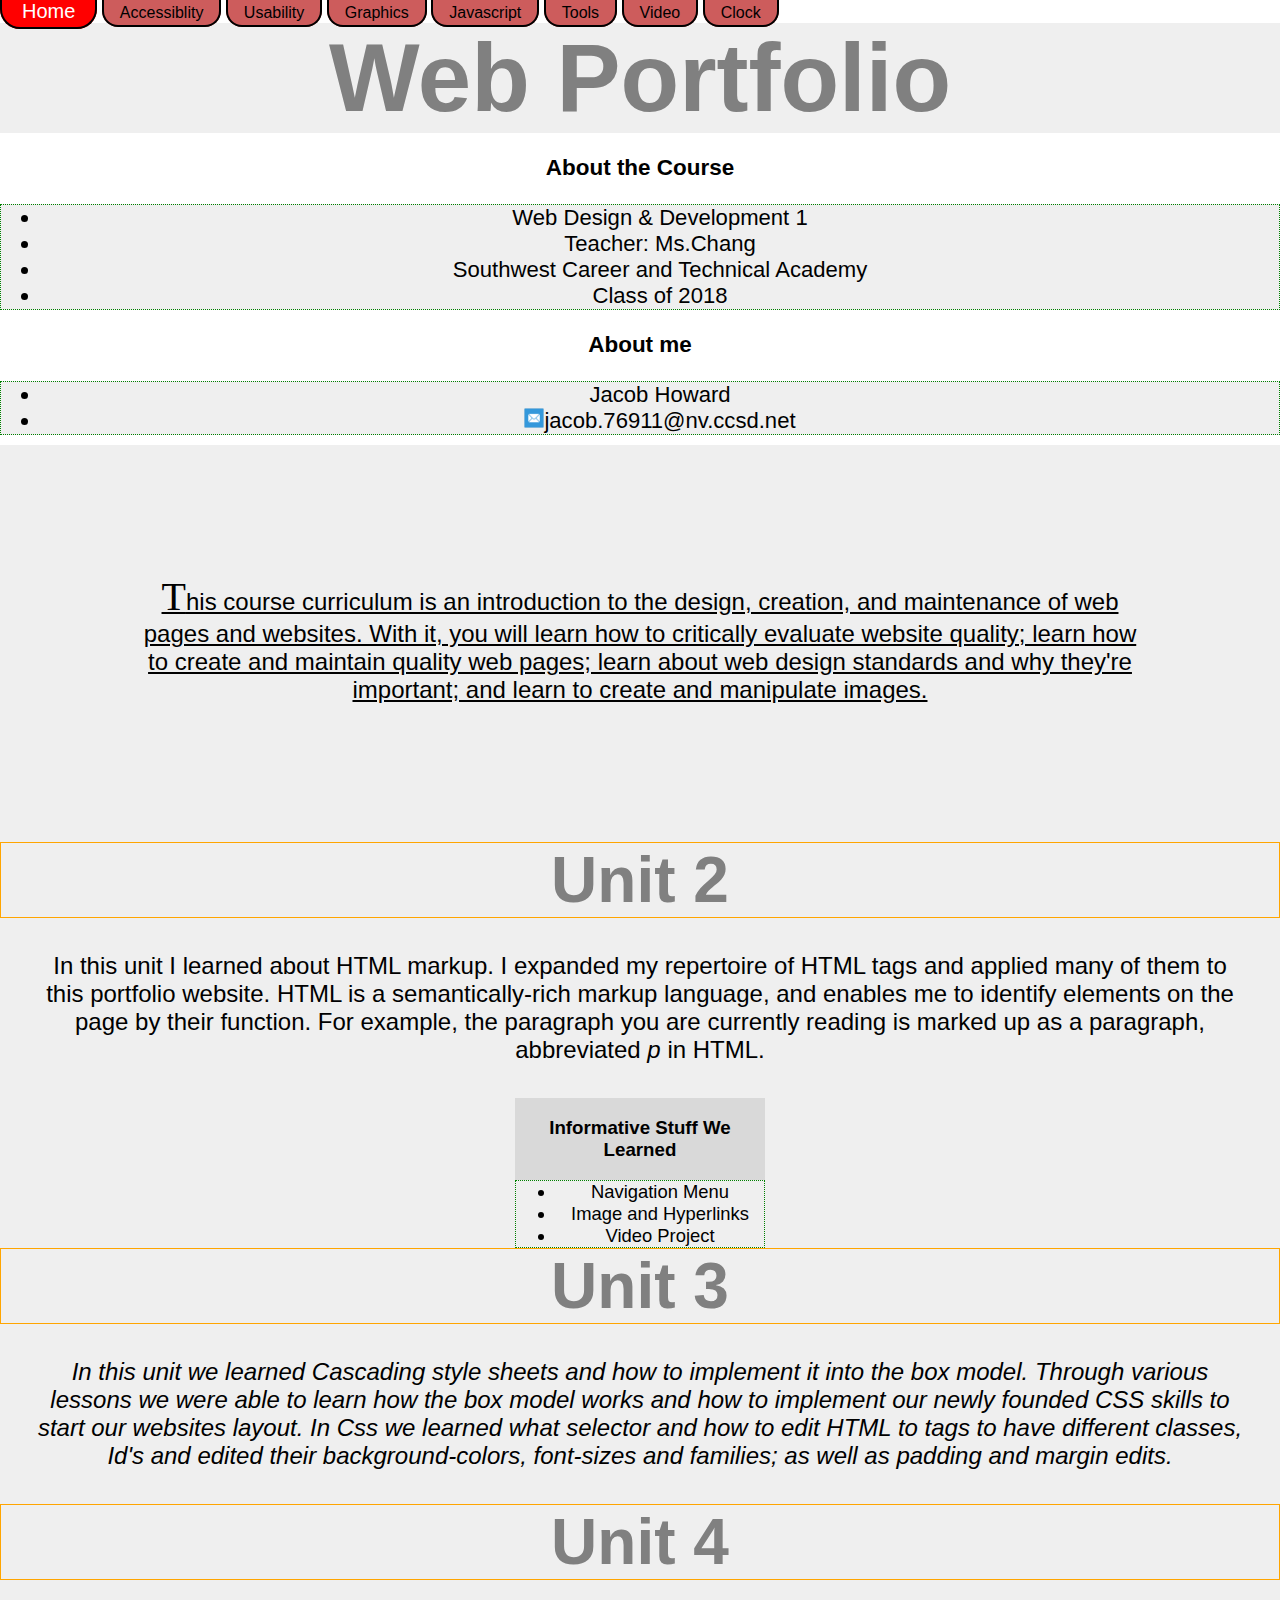
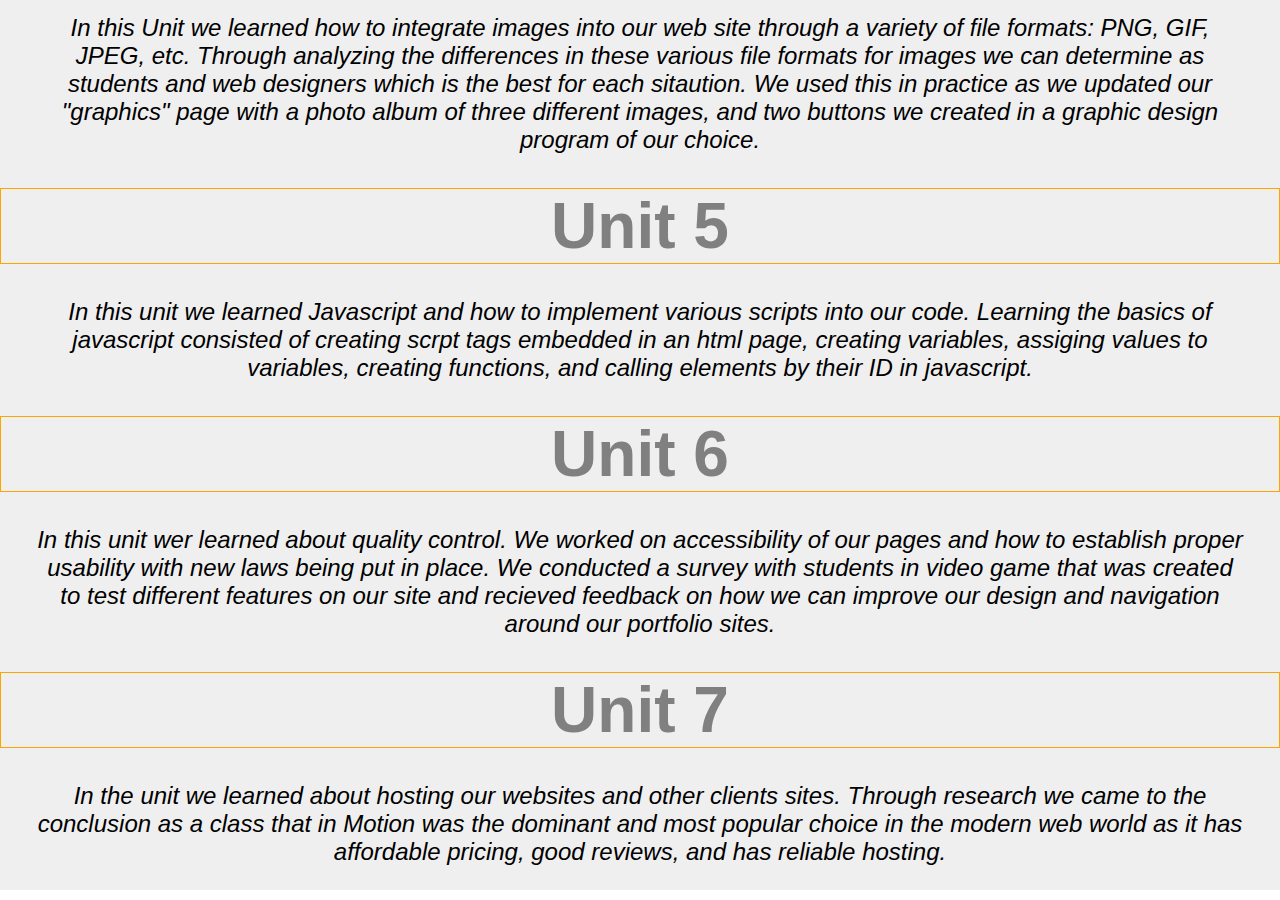
<file: index.html>
<!DOCTYPE html>
<html>
  <head>
   <link rel="shortcut icon" href="_assets/images/favicon.ico">
    <link rel="stylesheet" type="text/css" href="_assets/css/style.css">
    <meta charset="utf-8">
    <title>Web Portfolio: Jacob Howard</title>
  </head>
  <body>
  	
   	<nav style="display:inline;">
    	<a href = "index.html">Home</a>
        <a href = "accessibility.html">Accessiblity</a>
        <a href = "usability.html">Usability</a>
        <a href = "graphics.html">Graphics</a>
        <a href = "javascript.html">Javascript</a>
        <a href = "tools.html">Tools</a>
        <a href = "video.html">Video</a>
        <a href = "clock.html">Clock</a>
    </nav>
   
  	<h1>Web Portfolio</h1>
  		
    <div class="info">
    	<h3>About the Course</h3>
        <ul>
        	<li>Web Design & Development 1</li>
       	 	<li>Teacher: Ms.Chang</li>
        	<li><a href = "http://swcta.net">Southwest Career and Technical Academy</a></li>
        	<li>Class of 2018</li>
        </ul>
	</div>
    <div class="info">
    	<h3>About me</h3>
        <ul>
        	<li>Jacob Howard</li>
        	<li><a href="mailto:jacob.76911@nv.ccsd.net"><img src="_assets/images/mailbutton.png" width="20" height="20" style="border:none" 
         alt="a mail button" />jacob.76911@nv.ccsd.net</a></li>
        </ul>
	</div>
    <main id="main">
    	<p id="overview">This course curriculum is an introduction to the design, creation, and maintenance of web pages and websites. With it, you will learn how to critically evaluate website quality; learn how to create and maintain quality web pages; learn about web design standards and why they're important; and learn to create and manipulate images.</p>

    	<h2>Unit 2</h2>
        <p>In this unit I learned about HTML markup. I expanded my repertoire of HTML tags and
applied many of them to this portfolio website. HTML is a semantically-rich markup language, and enables me to
identify elements on the page by their function. For example, the paragraph you are currently reading is marked up as
a paragraph, abbreviated <em>p</em> in HTML.</p>
       
        <div class="unit2">
        <h3>Informative Stuff We Learned</h3>
        	<ul>
        		<li>Navigation Menu</li>
            	<li>Image and Hyperlinks</li>
            	<li>Video Project</li>
        	</ul>
		</div>
      
        
        <h2>Unit 3</h2>
        <p class="temp">In this unit we learned Cascading style sheets and how to implement it into the box model. Through various lessons we were able to learn how the box model works and how to implement our newly founded CSS skills to start our websites layout. In Css we learned what selector and how to edit HTML to tags to have different classes, Id's and edited their background-colors, font-sizes and families; as well as padding and margin edits.</p>

        <h2>Unit 4</h2>
        <p class="temp">In this Unit we learned how to integrate images into our web site through a variety of file formats: PNG, GIF, JPEG, etc. Through analyzing the differences in these various file formats for images we can determine as students and web designers which is the best for each sitaution. We used this in practice as we updated our "graphics" page with a photo album of three different images, and two buttons we created in a graphic design program of our choice. </p>

        <h2>Unit 5</h2>
        <p class="temp">In this unit we learned Javascript and how to implement various scripts into our code. Learning the basics of javascript consisted of creating scrpt tags embedded in an html page, creating variables, assiging values to variables, creating functions, and calling elements by their ID in javascript.</p>

        <h2>Unit 6</h2>
        <p class="temp">In this unit wer learned about quality control. We worked on accessibility of our pages and how to establish proper usability with new laws being put in place. We conducted a survey with students in video game that was created to test different features on our site and recieved feedback on how we can improve our design and navigation around our portfolio sites.</p>

        <h2>Unit 7</h2>
        <p class="temp">In the unit we learned about hosting our websites and other clients sites. Through research we came to the conclusion as a class that in Motion was the dominant and most popular choice in the modern web world as it has affordable pricing, good reviews, and has reliable hosting.</p>
    </main>
  </body>
</html>
</file>
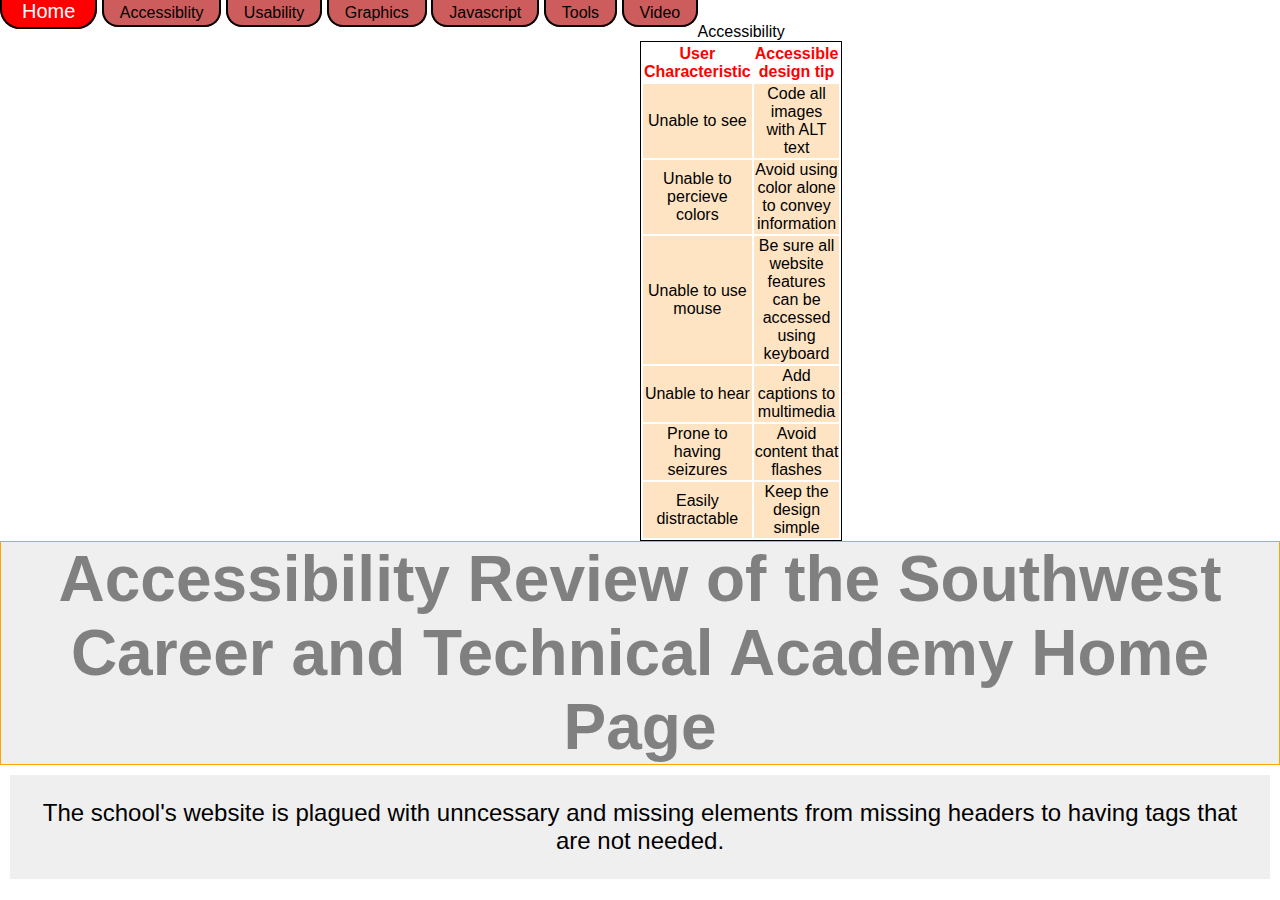
<file: accessibility.html>
<!DOCTYPE html>
<html>
  <head>
   <link rel="shortcut icon" href="_assets/images/favicon.ico">
   <link rel="stylesheet" type="text/css" href="_assets/css/style.css">
    <meta charset="utf-8">
    <title>Web Portfolio: Jacob Howard-Accessibility</title>
  </head>
  <body>
  <nav style="display:inline;">
    	<a href = "index.html">Home</a>
        <a href = "accessibility.html">Accessiblity</a>
        <a href = "usability.html">Usability</a>
        <a href = "graphics.html">Graphics</a>
        <a href = "javascript.html">Javascript</a>
        <a href = "tools.html">Tools</a>
        <a href = "video.html">Video</a>
    </nav>
    <div>	
	<table>
 
  <caption>Accessibility</caption>
  <thead>
    <tr>
      <th scope="col">User Characteristic</th>
      <th scope="col">Accessible design tip</th>
    </tr>
  </thead>
  <tbody>
    <tr>
      <td>Unable to see</td>
      <td>Code all images with ALT text</td> 
    </tr>
	<tr>
      <td>Unable to percieve colors</td>
      <td>Avoid using color alone to convey information</td>
    </tr>    
    <tr>
      <td>Unable to use mouse</td>
      <td>Be sure all website features can be accessed using keyboard</td>
    </tr>
    <tr>
      <td>Unable to hear</td>
      <td>Add captions to multimedia</td>
    </tr>
	<tr>
      <td>Prone to having seizures</td>
      <td>Avoid content that flashes</td>
    </tr>    
    <tr>
      <td>Easily distractable</td>
      <td>Keep the design simple</td>
    </tr>
  </tbody>
</table>
  	</div>
  	<h2>Accessibility Review of the Southwest Career and Technical Academy Home Page</h2>
<p>The school's website is plagued with unncessary and missing elements from missing headers to having tags that are not needed.
   
  </body>
</html>
</file>
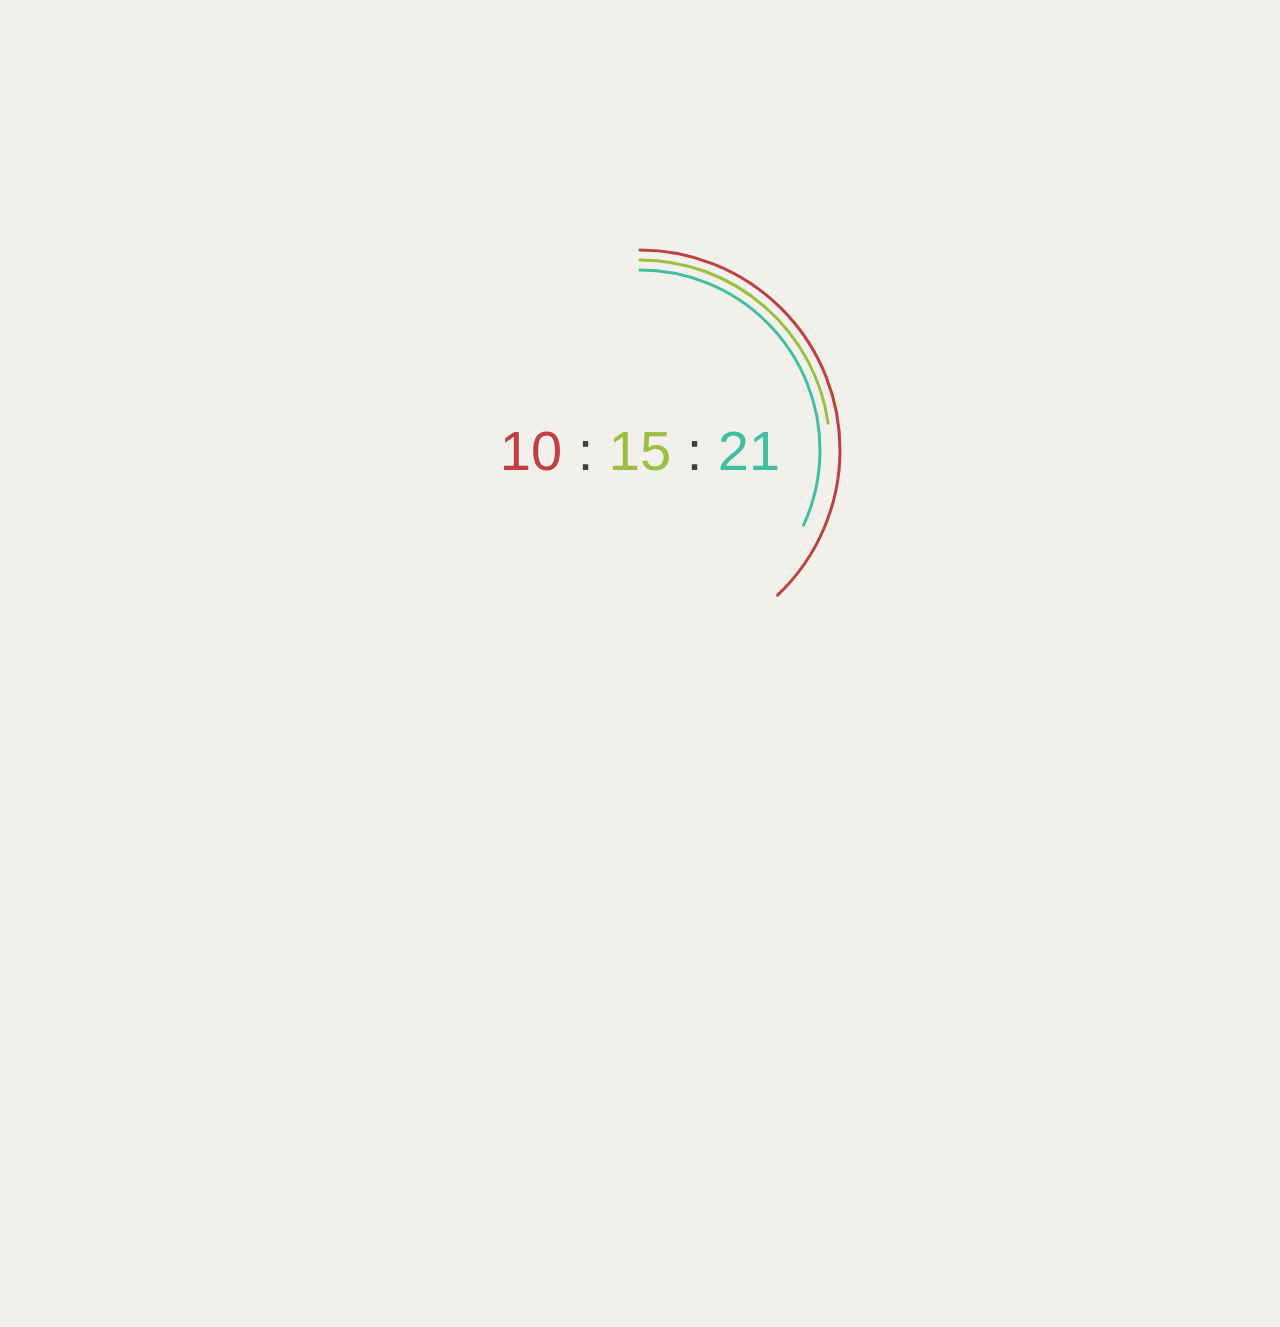
<file: Clock.html>
<!DOCTYPE html>
<html class="">
<head>
<title>Orologio</title>
<style>
	body {
  		background: #f1f0ea;
  		margin: 0;
}
	canvas {
  		display: block;
  		width: 100%;
 		height: 100%;
}

	#clock-container {
  		position: absolute;
 		left: 50%;
 		top: 50%;
  		-webkit-transform: translate(-50%, -50%);
          transform: translate(-50%, -50%);
  		font: 56px "Open Sans", sans-serif;
  		color: #404040;
}
</style>
</head>
<body>
<!--
H=Hours
M=Minutes
S=Seconds
--> 
	<div id="clock-container">
	<span class="time" id="H" style="color:#bf3f3f;">09</span>
		<span class="delim">:</span>
	<span class="time" id="M" style="color:#9bbf3f;">52</span>
		<span class="delim">:</span>
	<span class="time" id="S" style="color:#3fbfa2;">20</span></div>
<script>var c = document.body.appendChild(document.createElement("canvas")),
	w = innerWidth,
	h = innerHeight;
/*
width = w
height = h
*/
c.width = w;
c.height = h;

var ctx = c.getContext("2d"),
	//degrees to radians conversion function--found online
	deg2rad = d => (Math.PI / 180) * d;

//construction of the circles--found online
function radialBar(x, y, r, max, value) {
	var self = this;
	self.X = x || 0;
	self.Y = y || 0;
	self.R = r || 0;
	self.MAX = max || 1;
	self.value = value || 0;
	self.target = value || 0;

	self.update = function(v) {
		//lerp
		self.target = v > 0 ? v : 0.1;
		self.value += (self.target - self.value) * 0.05;

		ctx.arc(
			this.X,
			this.Y,
			this.R,
			//move starting point to top
			deg2rad(-90),
			deg2rad(-90) + (deg2rad(360) * (self.value / self.MAX))
		);
	}
}

ctx.lineWidth = 3;
ctx.lineCap = "round";

var spacing = 10,
	radius = 200,
	//distance between the time color lines
	times,
	//create the circles
	circles = {
		H: new radialBar(w / 2, h / 2, radius, 24, 0),
		M: new radialBar(w / 2, h / 2, radius - spacing, 60, 0),
		S: new radialBar(w / 2, h / 2, radius - spacing - spacing, 60, 0)
	},
	//text elements, Hours, Minutes, Seconds
	elements = {
		H: document.getElementById("H"),
		M: document.getElementById("M"),
		S: document.getElementById("S")
	};

//set text colors
Object.keys(elements).forEach((k, i) =>
	elements[k].style.color =
	"hsl(" + k.charCodeAt(0) * i + ", 50%, 50%)");

//Update the time for the text and color lines
function updateTime() {
	var time = new Date();
	times = {
		H: time.getHours(),
		M: time.getMinutes(),
		S: time.getSeconds()
	};

	//update center time text
	Object.keys(times).forEach(k =>
		elements[k].innerHTML =
		//pad with 0s if needed
		String(times[k]).length > 1 ?
		times[k] :
		times[k] = "0" + times[k]
	);

	setTimeout(updateTime, 1000);
}

function draw() {
	ctx.clearRect(0, 0, w, h);
	Object.keys(circles).forEach((k, i) => {
		ctx.beginPath();
		circles[k].update(times[k]);
		ctx.strokeStyle = "hsl(" + k.charCodeAt(0) * i + ", 50%, 50%)";
		ctx.stroke();
	});

	requestAnimationFrame(draw);
}

//start
updateTime();
draw();

</script>
<canvas width="1500" height="500"></canvas>
</body>
</html>
</file>
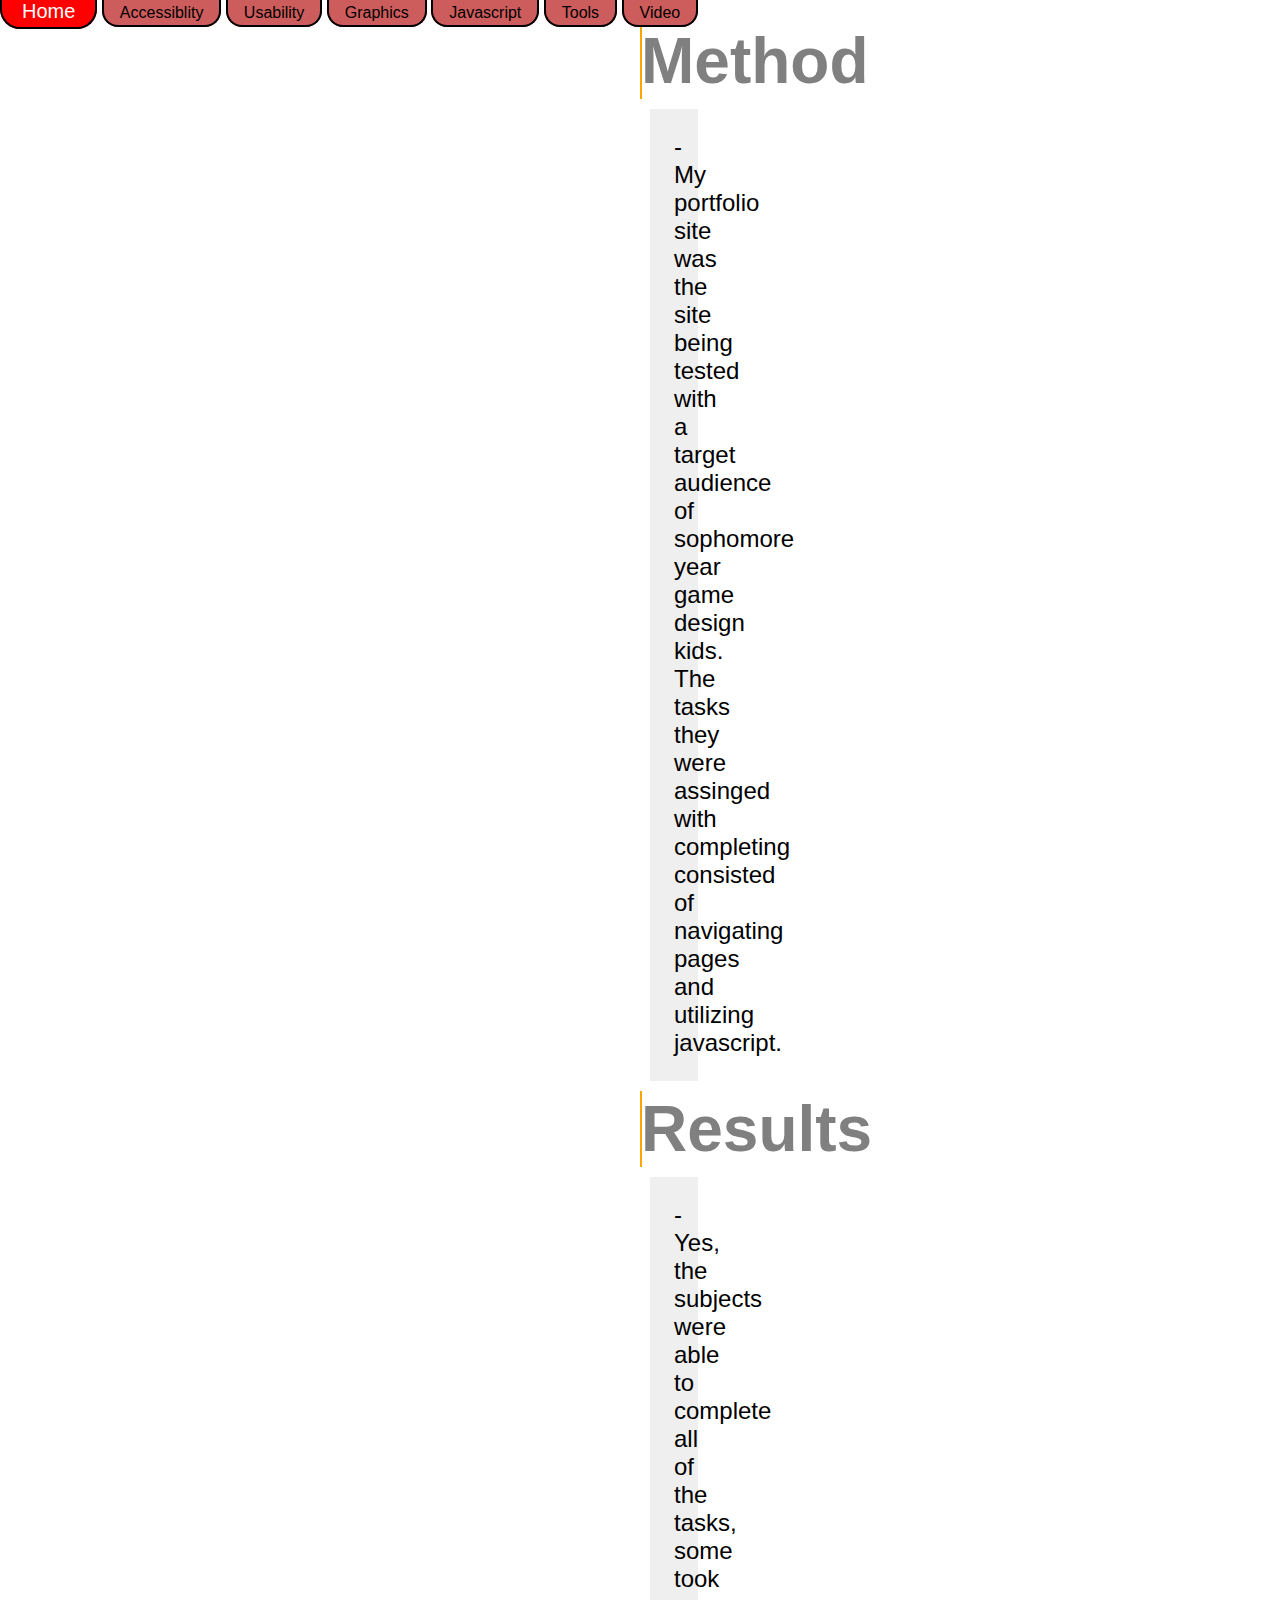
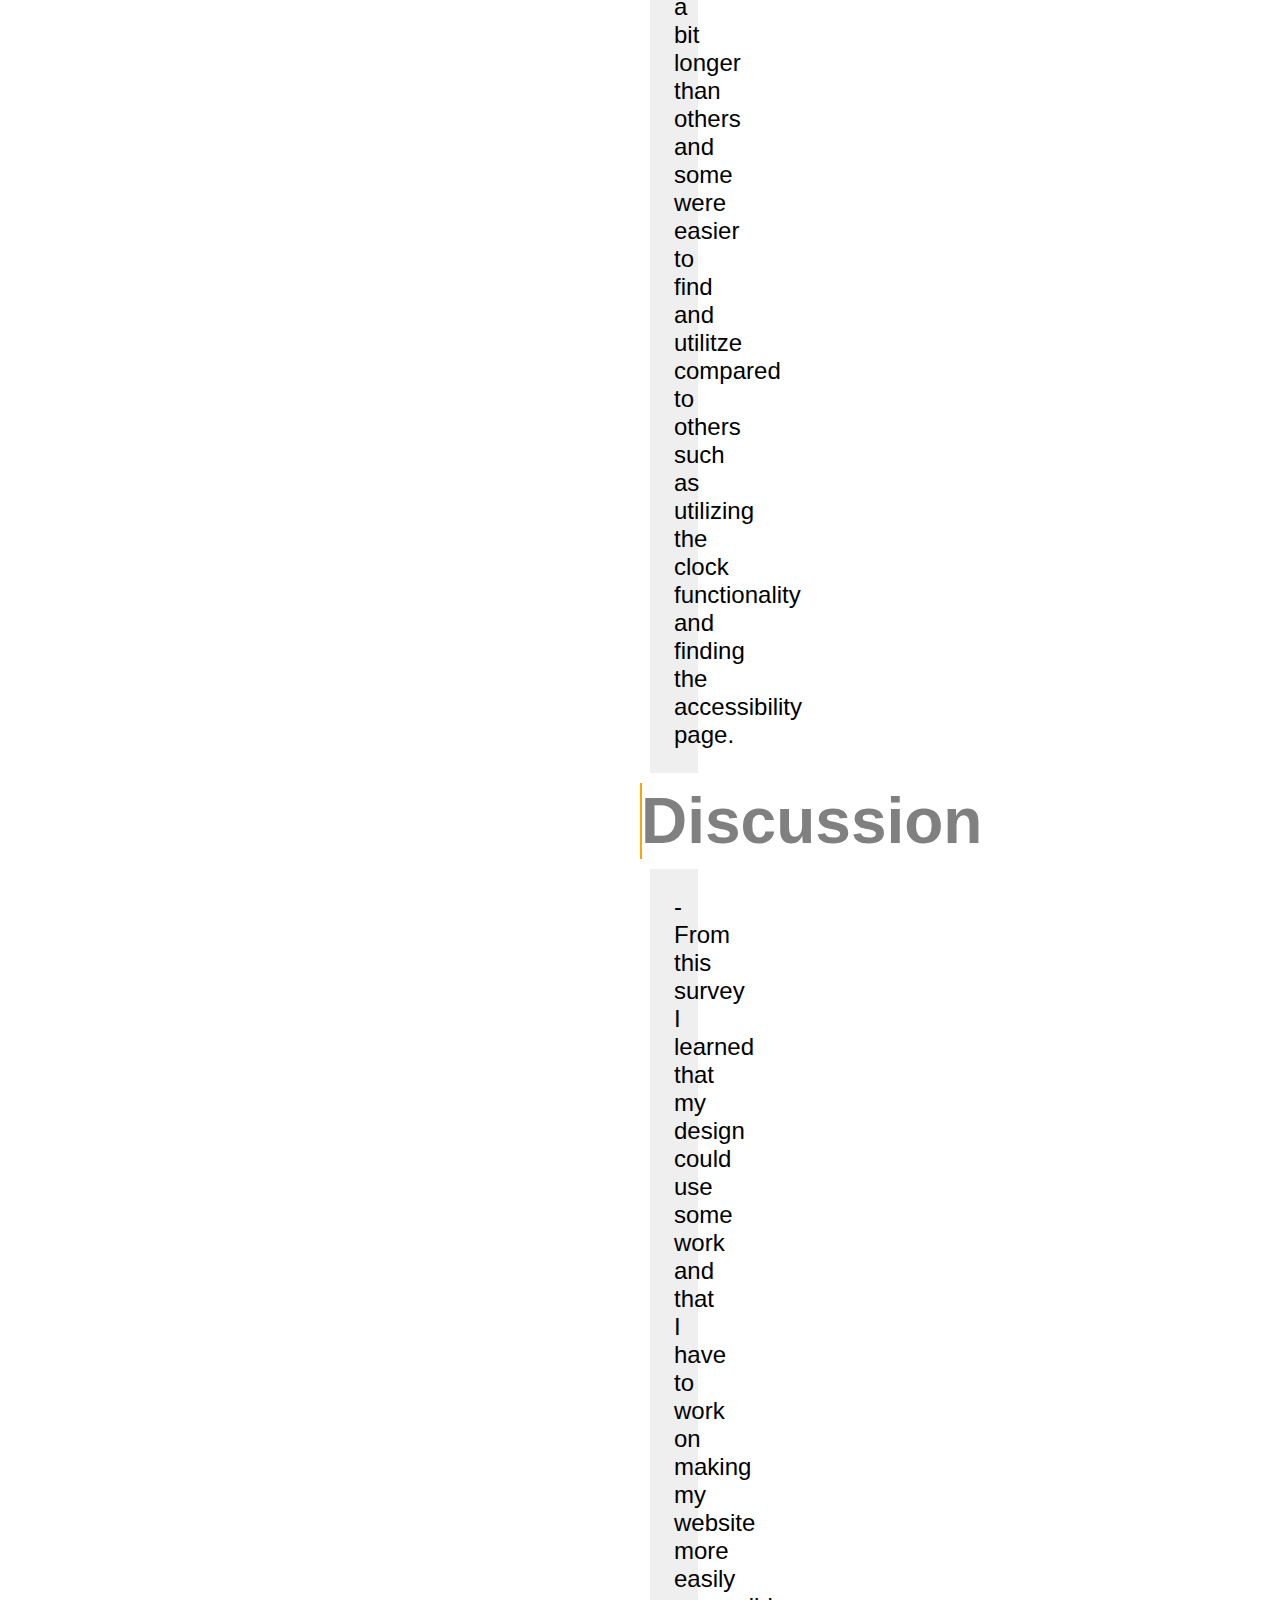
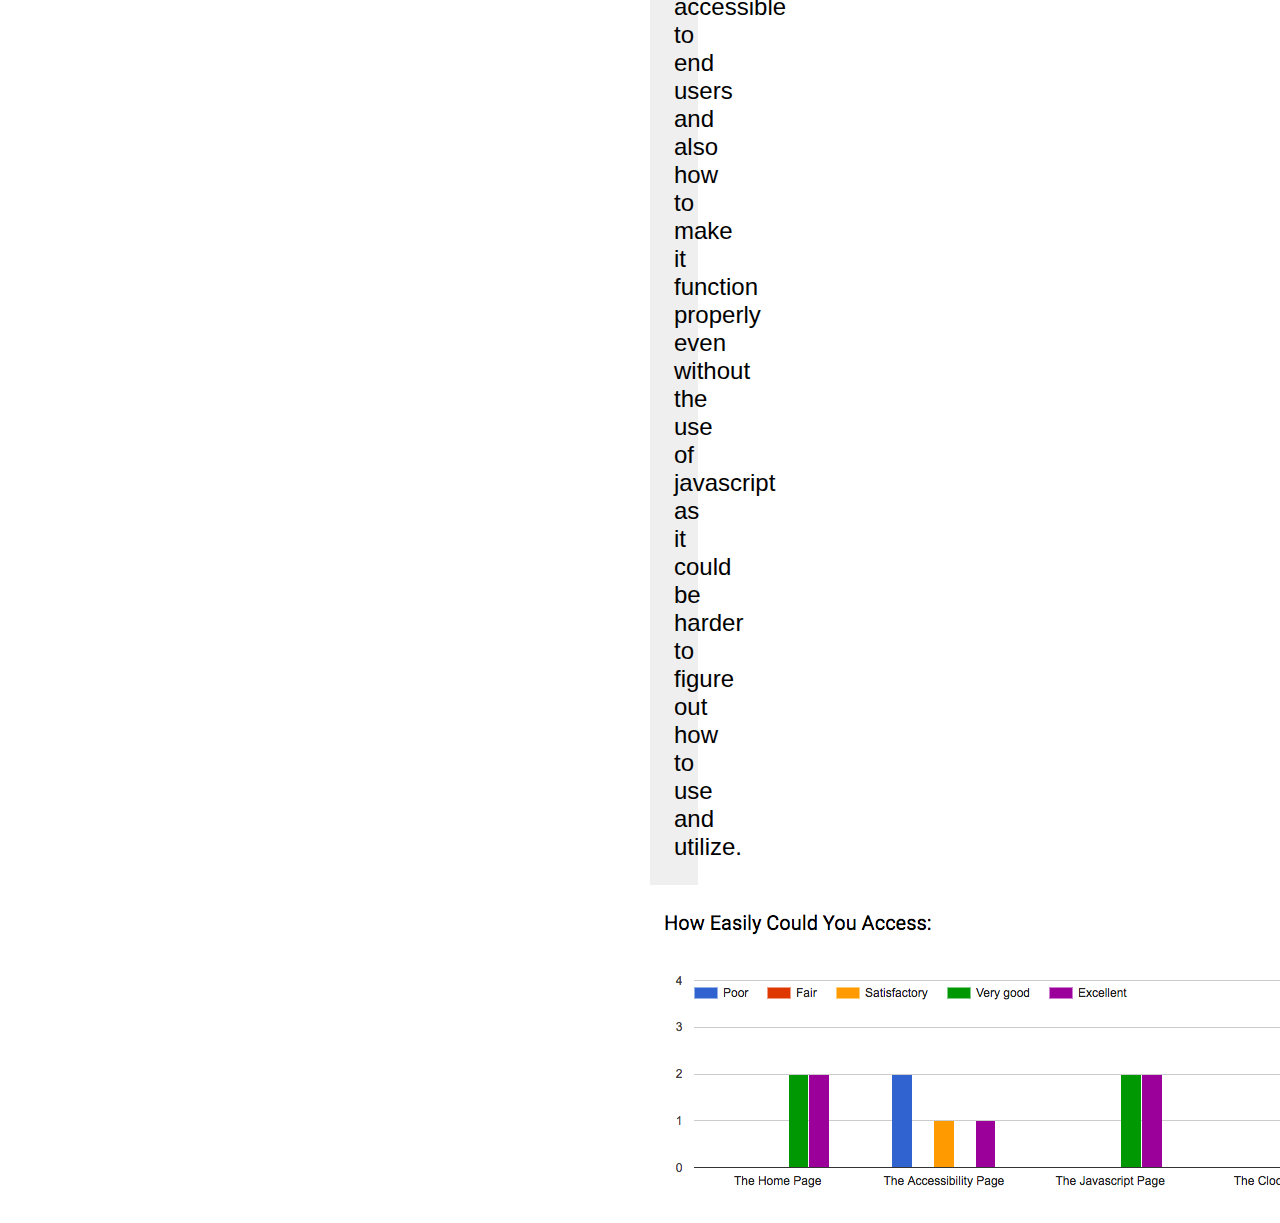
<file: usability.html>
<!DOCTYPE html>
<html>
  <head>
    <link rel="shortcut icon" href="_assets/images/favicon.ico">
     <link rel="stylesheet" type="text/css" href="_assets/css/style.css">
    <meta charset="utf-8">
    <title>Web Portfolio: Jacob Howard-Usability</title>
  </head>
  <body>
  <nav style="display:inline;">
    	<a href = "index.html">Home</a>
        <a href = "accessibility.html">Accessiblity</a>
        <a href = "usability.html">Usability</a>
        <a href = "graphics.html">Graphics</a>
        <a href = "javascript.html">Javascript</a>
        <a href = "tools.html">Tools</a>
        <a href = "video.html">Video</a>
    </nav>
    <div>
    <h2>Method</h2>
     <p>- My portfolio site was the site being tested with a target audience of sophomore year game design kids. The tasks they were assinged with completing consisted of navigating pages and utilizing javascript. </p>
	<h2>Results</h2>
	 <p>- Yes, the subjects were able to complete all of the tasks, some took a bit longer than others and some were easier to find and utilitze compared to others such as utilizing the clock functionality and finding the accessibility page.</p>
	<h2>Discussion</h2>
	 <p>- From this survey I learned that my design could use some work and that I have to work on making my website more easily accessible to end users and also how to make it function properly even without the use of javascript as it could be harder to figure out how to use and utilize.</p>
	</div>
	<div>
  		<img src="_assets/images/GraphScreenshot.png">
	</div>
  </body>
</html>
</file>
<file: _assets/css/style.css>
/*
#225378
#1695A3
#ACF0F2
#F3FFE2
#EB7F00
*/
body {
	font-size: 1em;
	font-weight:normal;
	font-family: Georgia,Helvetica, Arial, sans-serif;
	color: #000000; /*black*/
	text-align: left;
	margin-left:10%;
	margin-right:10%;
	border:#000000;
	margin: 0 auto;
	width:100%;
	min-width: 720px;

	
}
	/*position: static|absolute|fixed|relative|initial|inherit;*/

h1 {
	font-size: 6em;
	font-weight: bold;
	font-family: Impact, Lucida,"Comic Sans MS", sans-serif ;
	color:grey;
	text-align: center;
	/*border:1px solid orange;*/
	margin:0 auto;
	background-color:#efefef;
	width:auto;
}
h2 {
	font-size: 4em;
	font-weight: bold;
	font-family: Impact, Lucida,"Comic Sans MS", sans-serif ;
	color:grey;
	text-align: center;
	border:1px solid orange;
	margin:0 auto;
	background-color:#efefef;
	width:auto;
}
div {
	color: black;
	text-align: center;
	background-color: #D9D9D9;
    padding: 0px;
    /*border: 1px solid cyan;*/
    margin: 0 auto;
	width:0px;
}
#customShirt{
	background-color:white;
	
}
p {
	font-size: 1.5em;
	font-weight: normal;
	font-family: Georgia,Helvetica, Arial, sans-serif;
	color: black;
	text-align: center ;
	background-color: #efefef;
    padding: 1em;
    margin: 10px !important;
	width:auto;
}
li {
	font-size: 1.15em;
	font-weight: normal;
	font-family: Georgia,Helvetica, Arial, sans-serif;
	color: black;
	text-align: center;
	/*border:1px solid cyan;*/
	margin:0 auto;
	background-color:#efefef;
	width:auto;
}

ul{
	border:1px dotted green;
	margin:0 auto;
	background-color:#efefef;
	color:white;
	width:auto;
	}
table{border: 1px solid black;}
td{background-color:bisque;}
thead{color:red;}

#overview{
	text-decoration:underline;
	padding:10%;
	
}

#main{
	background-color:#efefef;
}

.info{
	width:40%;font-size:14px;
}
div.info { 
    width: 40%;
    font-size: 1.2em;
	display:inline;
}

.temp{
	font-style:italic;
}


a {
	color: black;
	background-color: #efefef;
	text-decoration:none;
}
a:hover{background-color: black;
color:white;
}
nav a:hover {
	color: white;
	background-color: red;
	font-size: 125%;
}

p#overview:first-letter {
	font-family:cursive;
	font-size:40px;
}
nav { 
    clear: left;
	text-align:center;
	padding:0px;
    min-width: 720px;
  }
.unit2{
  width: 250px;
  height: 150px;
  align-content:center
}
nav a{
	padding: 0.25em 1em;
	text-decoration:none;
	background-color:indianred;
	border-bottom: 2px solid black;
	border-left:2px solid black;
	border-right:2px solid black;
	border-bottom-left-radius: 1em;
	border-bottom-right-radius: 1em;
}


button:hover, button:focus, button:active{
	/*swap colors*/
	color:#ecf0f1;
	background-color:#95a5a6;
	cursor: pointer;
}

div #clock{background-color:#9b59b6}
</file>
